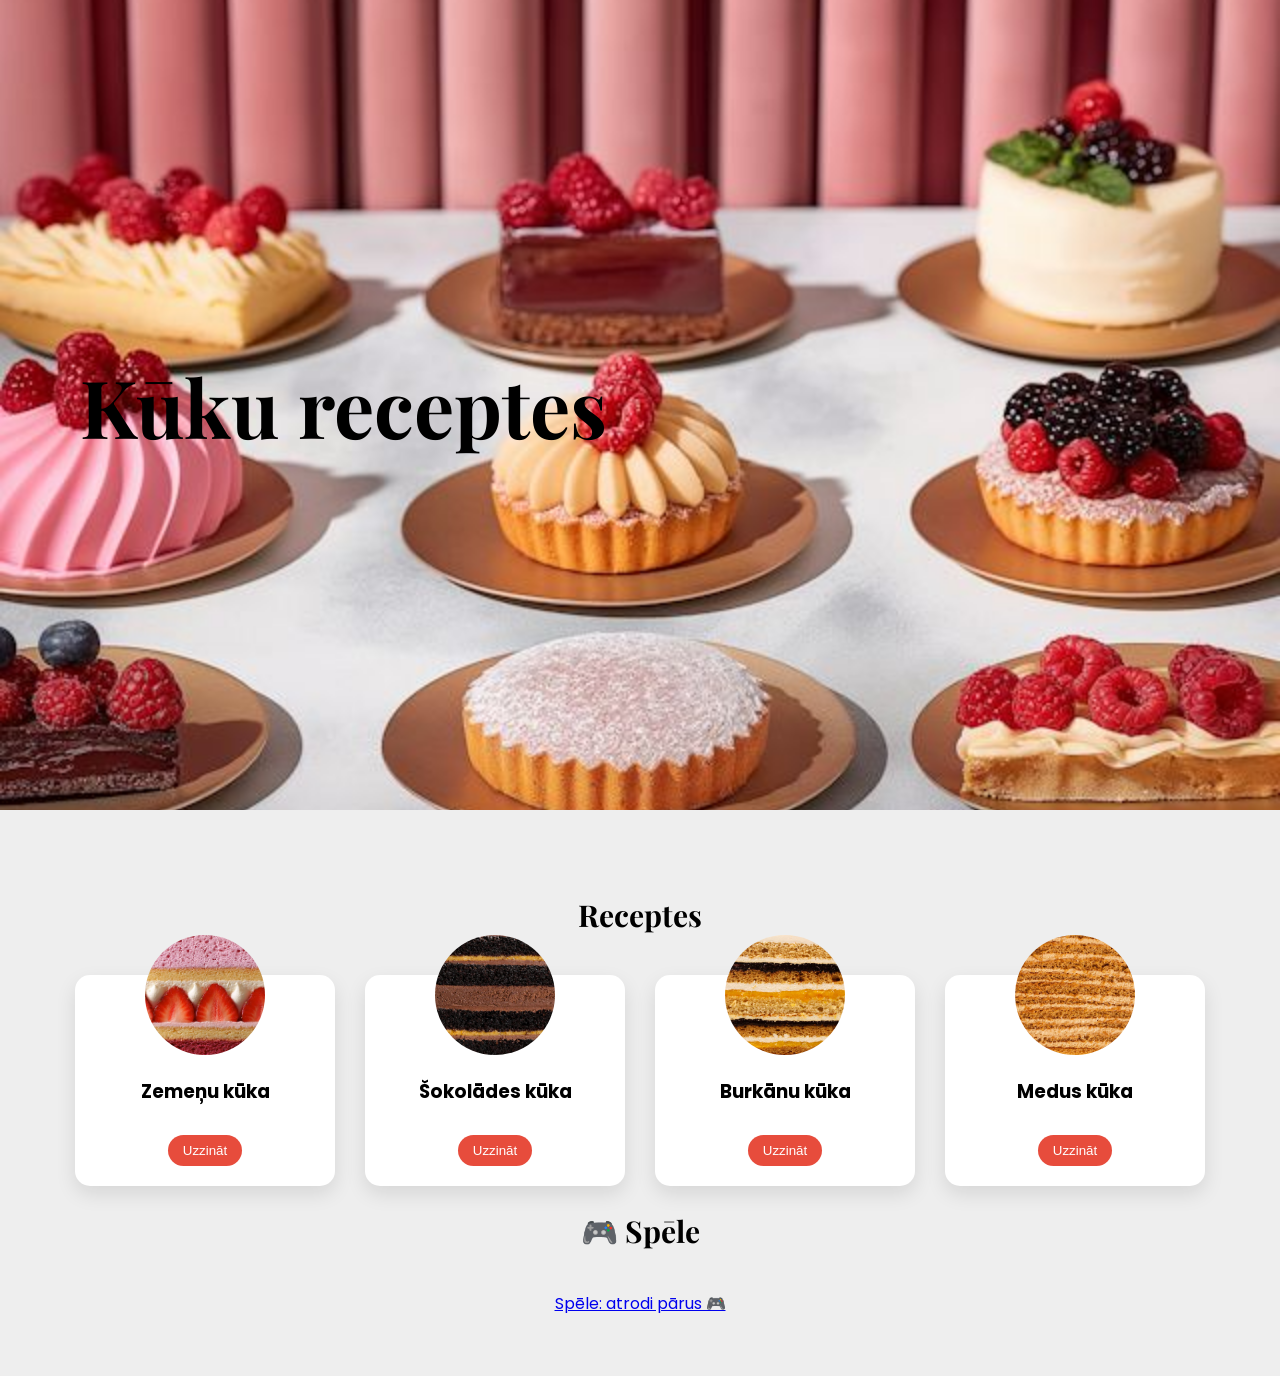
<file: index.html>
<!DOCTYPE html>
<html lang="lv">
<head>
<meta charset="UTF-8">
<title>Kūku pasaule</title>

<link rel="stylesheet" href="style.css">

<link href="https://fonts.googleapis.com/css2?family=Playfair+Display:wght@500&family=Poppins&display=swap" rel="stylesheet">
</head>

<body>

<section class="hero">
    <div class="hero-text">
        <h1>Kūku receptes</h1>
    </div>
</section>

<section class="products">
    <h2>Receptes</h2>

    <div class="product-grid">

        <a href="zemenu.html" class="product-card">
            <img src="zemenu.jpg">
            <h3>Zemeņu kūka</h3>
            <button>Uzzināt</button>
        </a>

        <a href="sokolades.html" class="product-card">
            <img src="sokolades.jpg">
            <h3>Šokolādes kūka</h3>
            <button>Uzzināt</button>
        </a>

        <a href="burkanu.html" class="product-card">
            <img src="burkanu.jpg">
            <h3>Burkānu kūka</h3>
            <button>Uzzināt</button>
        </a>

        <a href="medus.html" class="product-card">
            <img src="medus.jpg">
            <h3>Medus kūka</h3>
            <button>Uzzināt</button>
        </a>

    </div>
      <h2>🎮 Spēle</h2>

    <div class="grid">

        <a href="spele.html" class="card game-card">
            Spēle: atrodi pārus 🎮
        </a>

    </div>
</section>

</body>
</html>
</file>
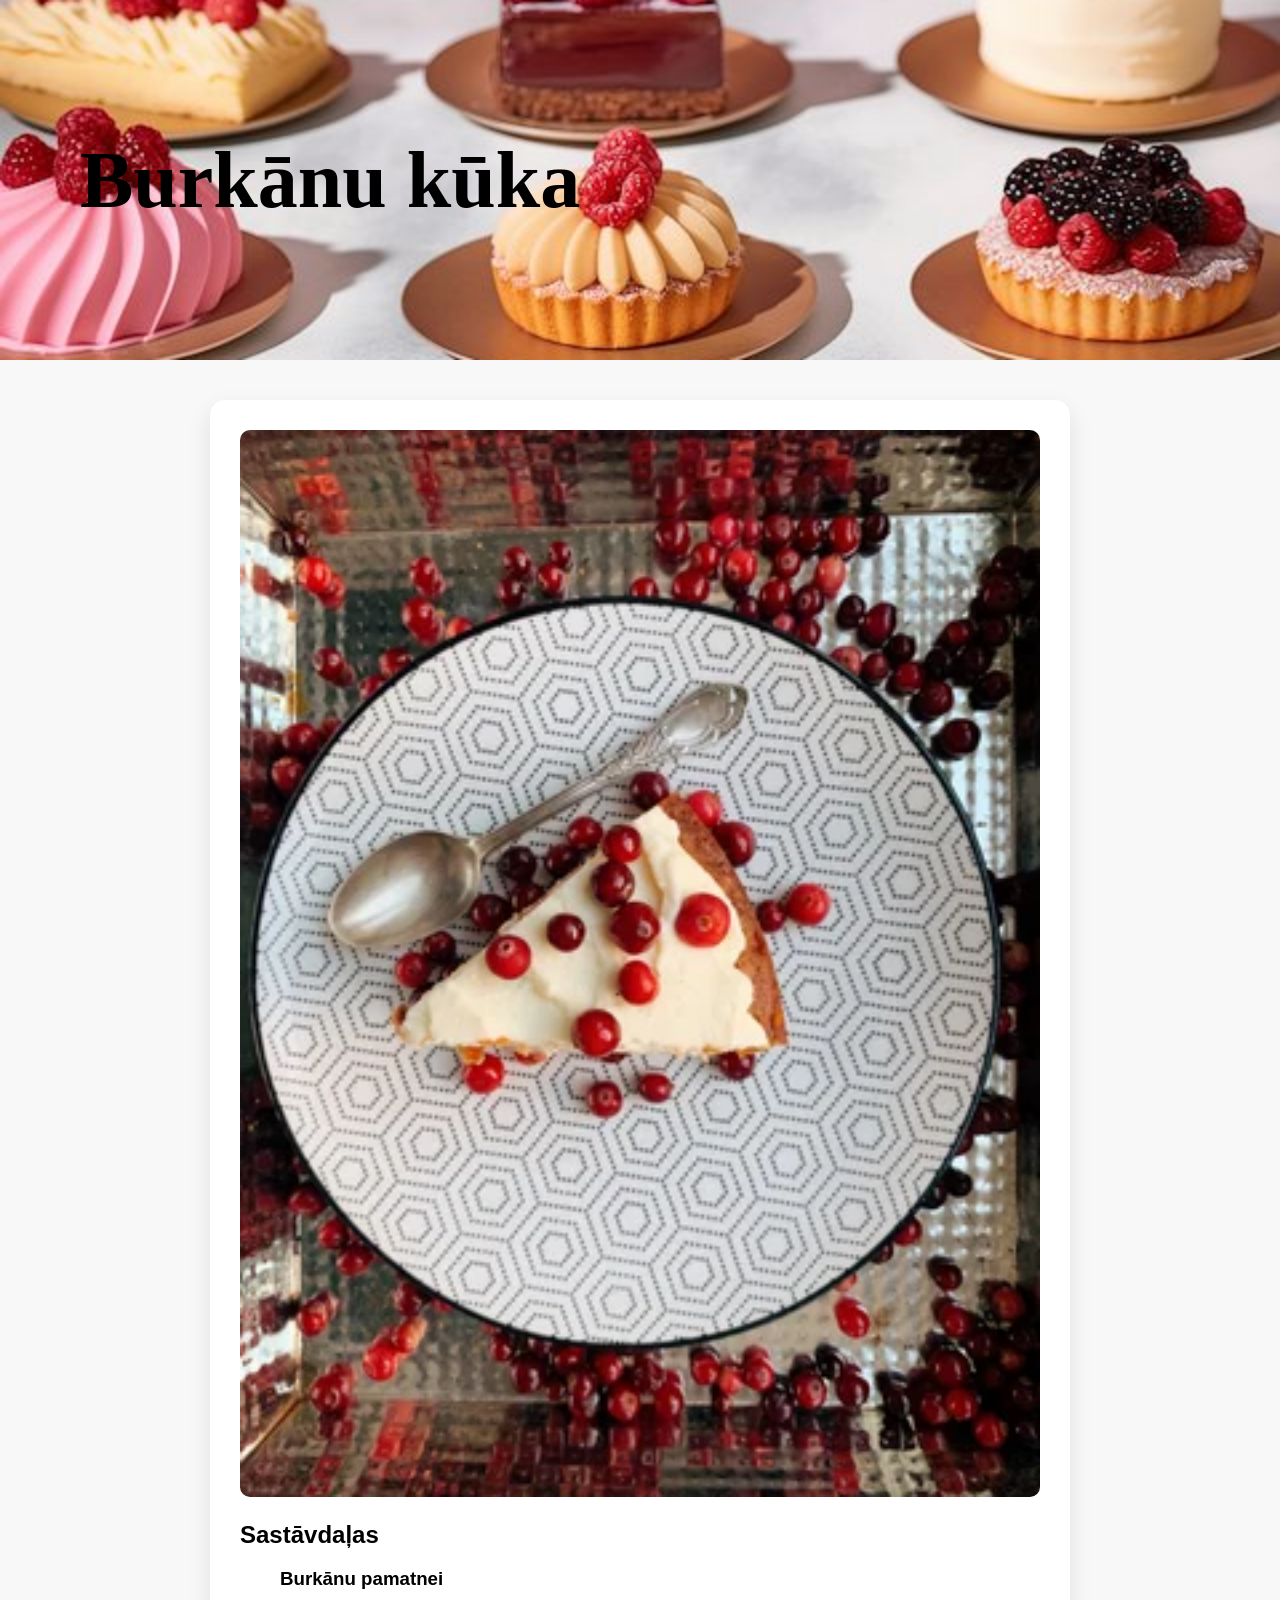
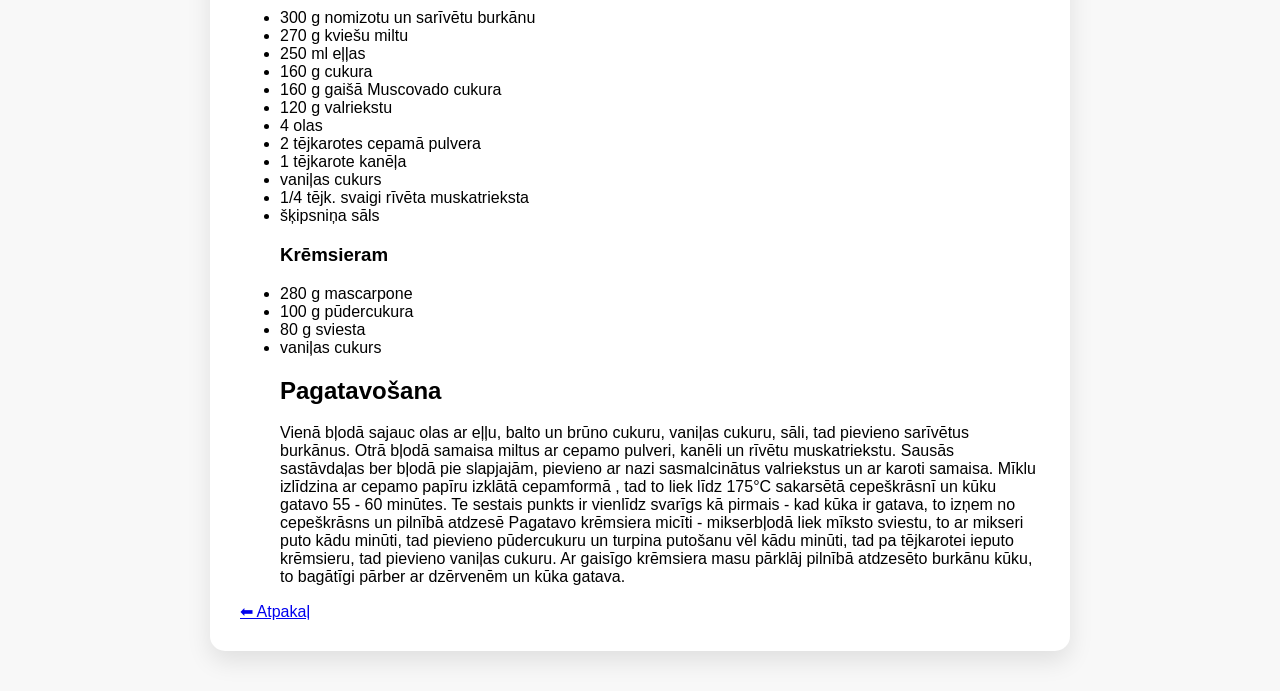
<file: burkanu.html>
<!DOCTYPE html>
<html lang="lv">
<head>
<meta charset="UTF-8">
<title>Burkānu kūka</title>
<link rel="stylesheet" href="style.css">
</head>

<body>

<section class="hero small">
    <div class="hero-text">
        <h1>Burkānu kūka</h1>
    </div>
</section>

<div class="recipe">
    <img src="burkanu2.jpg" width="30%">

    <h2>Sastāvdaļas</h2>
   <ul>
       <h3>Burkānu pamatnei</h3>

<li>300 g nomizotu un sarīvētu burkānu</li>
<li>270 g kviešu miltu</li>
<li>250 ml eļļas</li>
<li>160 g cukura</li>
<li>160 g gaišā Muscovado cukura</li>
<li>120 g valriekstu</li>
<li>4 olas</li>
<li>2 tējkarotes cepamā pulvera</li>
<li>1 tējkarote kanēļa</li>
<li>vaniļas cukurs</li>
<li>1/4 tējk. svaigi rīvēta muskatrieksta</li>
<li>šķipsniņa sāls</li>


<h3>Krēmsieram</h3>

<li>280 g mascarpone</li>
<li>100 g pūdercukura</li>
<li>80 g sviesta</li>
<li>vaniļas cukurs</li>

    <h2>Pagatavošana</h2>
    <p>Vienā bļodā sajauc olas ar eļļu, balto un brūno cukuru, vaniļas cukuru, sāli, tad pievieno sarīvētus burkānus. 
    Otrā bļodā samaisa miltus ar cepamo pulveri, kanēli un rīvētu muskatriekstu.
Sausās sastāvdaļas ber bļodā pie slapjajām, pievieno ar nazi sasmalcinātus valriekstus un ar karoti samaisa.
Mīklu izlīdzina ar cepamo papīru izklātā cepamformā , tad to liek līdz 175°C sakarsētā cepeškrāsnī un kūku gatavo 55 - 60 minūtes.
Te sestais punkts ir vienlīdz svarīgs kā pirmais - kad kūka ir gatava, to izņem no cepeškrāsns un pilnībā atdzesē 
Pagatavo krēmsiera micīti - mikserbļodā liek mīksto sviestu, to ar mikseri puto kādu minūti, tad pievieno pūdercukuru
 un turpina putošanu vēl kādu minūti, tad pa tējkarotei ieputo krēmsieru, tad pievieno vaniļas cukuru.
Ar gaisīgo krēmsiera masu pārklāj pilnībā atdzesēto burkānu kūku, to bagātīgi pārber ar dzērvenēm un kūka gatava.

</p>
   </ul>
    <a href="index.html">⬅ Atpakaļ</a>
</div>

</body>
</html>
</file>
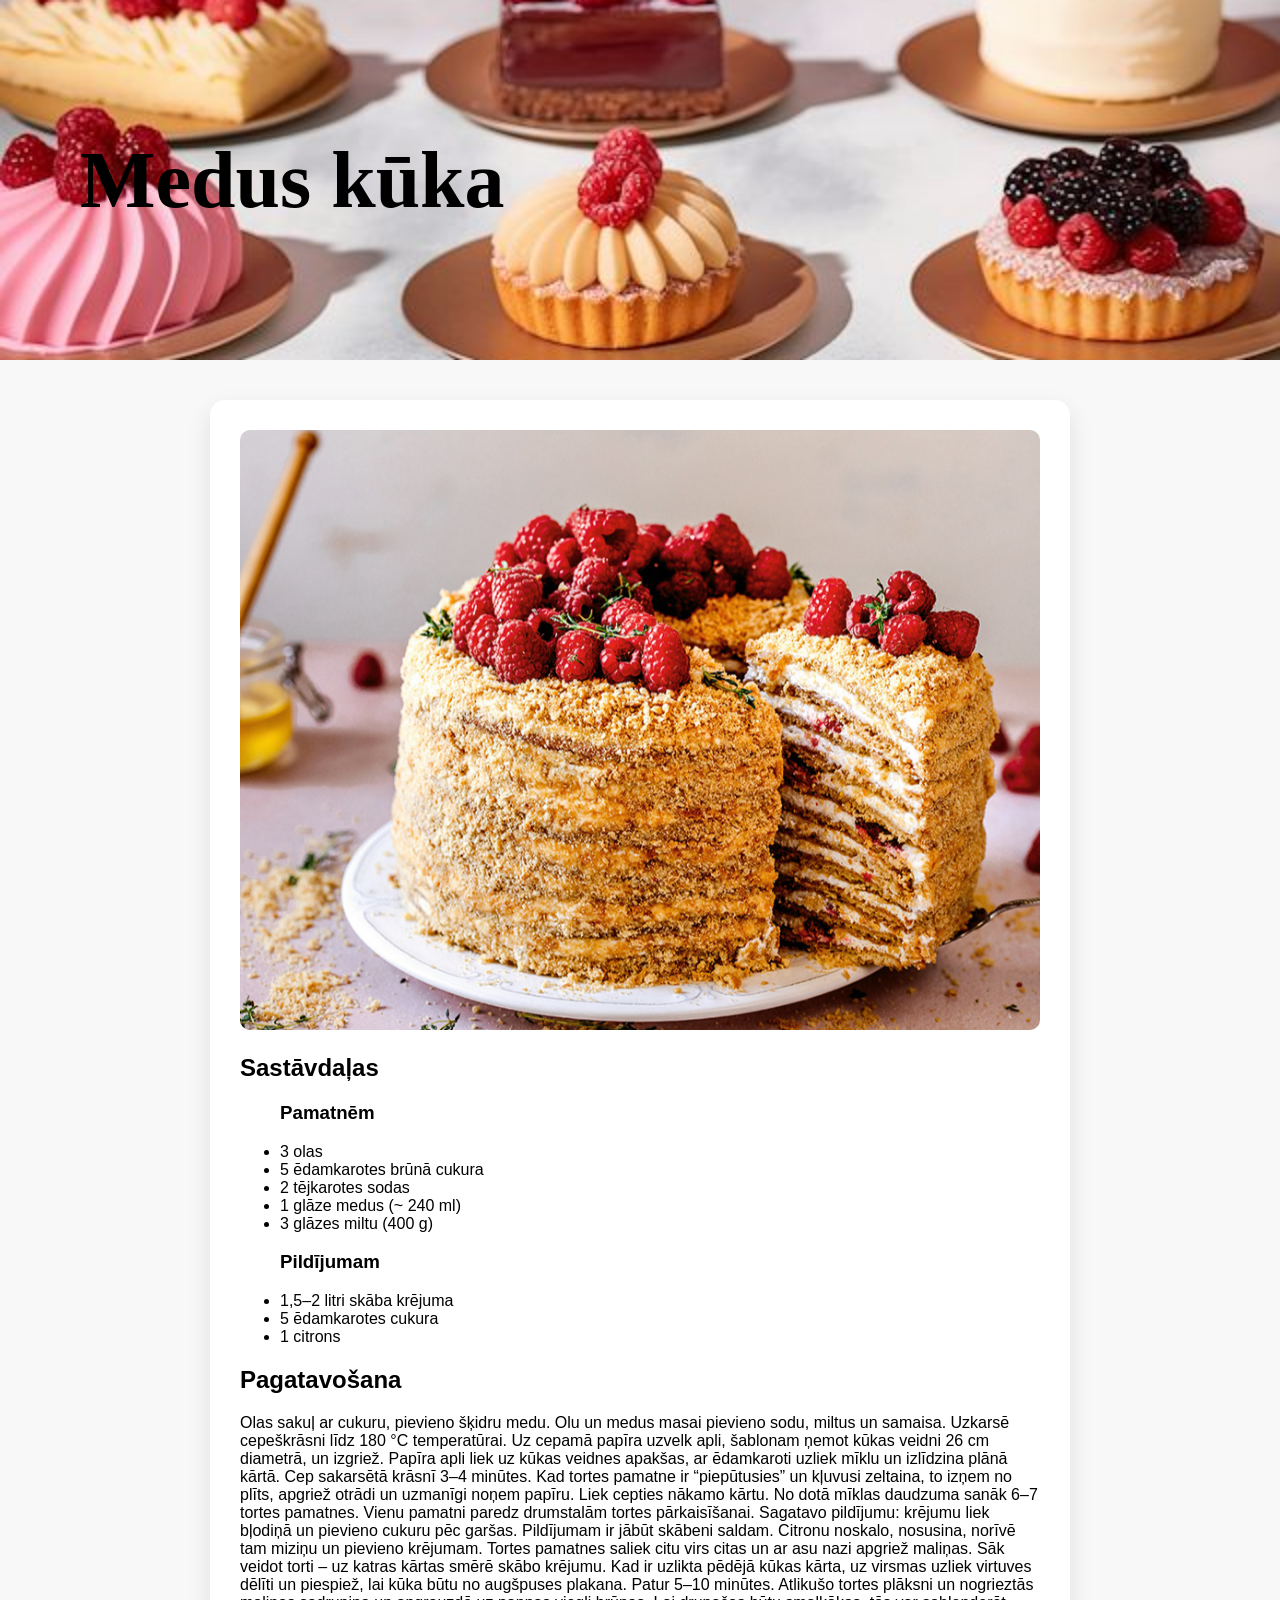
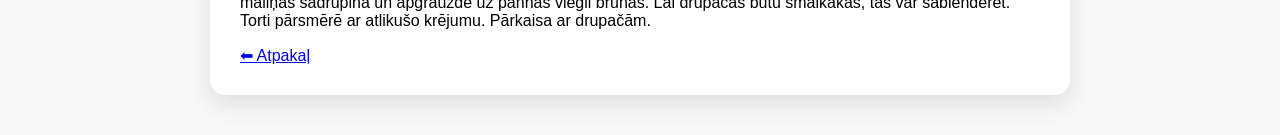
<file: medus.html>
<!DOCTYPE html>
<html lang="lv">
<head>
<meta charset="UTF-8">
<title>Medus kūka</title>
<link rel="stylesheet" href="style.css">
</head>

<body>

<section class="hero small">
    <div class="hero-text">
        <h1>Medus kūka</h1>
    </div>
</section>

<div class="recipe">
    <img src="medus22.jpg">

    <h2>Sastāvdaļas</h2>
    <ul>
        
    <h3>Pamatnēm</h3>
      <li>3 olas</li>
<li>5 ēdamkarotes brūnā cukura</li>
<li>2 tējkarotes sodas</li>
<li>1 glāze medus (~ 240 ml)</li>
<li>3 glāzes miltu (400 g)</li>
        
<h3>Pildījumam</h3>

<li>1,5–2 litri skāba krējuma</li>
<li>5 ēdamkarotes cukura</li>
<li>1 citrons</li>
    </ul>

    <h2>Pagatavošana</h2>
    
    <p>Olas sakuļ ar cukuru, pievieno šķidru medu. 
Olu un medus masai pievieno sodu, miltus un samaisa.
Uzkarsē cepeškrāsni līdz 180 °C temperatūrai. Uz cepamā papīra uzvelk apli,
šablonam ņemot kūkas veidni 26 cm diametrā, un izgriež.
Papīra apli liek uz kūkas veidnes apakšas, ar ēdamkaroti uzliek mīklu un 
izlīdzina plānā kārtā. Cep sakarsētā krāsnī 3–4 minūtes.
Kad tortes pamatne ir “piepūtusies” un kļuvusi zeltaina, to izņem no plīts,
apgriež otrādi un uzmanīgi noņem papīru.
Liek cepties nākamo kārtu. No dotā mīklas daudzuma sanāk 6–7 tortes pamatnes.
Vienu pamatni paredz drumstalām tortes pārkaisīšanai.
Sagatavo pildījumu: krējumu liek bļodiņā un pievieno cukuru pēc garšas. Pildījumam
ir jābūt skābeni saldam.
Citronu noskalo, nosusina, norīvē tam miziņu un pievieno krējumam.
Tortes pamatnes saliek citu virs citas un ar asu nazi apgriež maliņas.
Sāk veidot torti – uz katras kārtas smērē skābo krējumu.
Kad ir uzlikta pēdējā kūkas kārta, uz virsmas uzliek virtuves dēlīti un piespiež,
lai kūka būtu no augšpuses plakana. Patur 5–10 minūtes.
Atlikušo tortes plāksni un nogrieztās maliņas sadrupina un apgrauzdē uz pannas viegli
brūnas. Lai drupačas būtu smalkākas, tās var sablenderēt.
Torti pārsmērē ar atlikušo krējumu.
Pārkaisa ar drupačām.</p>

    <a href="index.html">⬅ Atpakaļ</a>
</div>

</body>
</html>
</file>
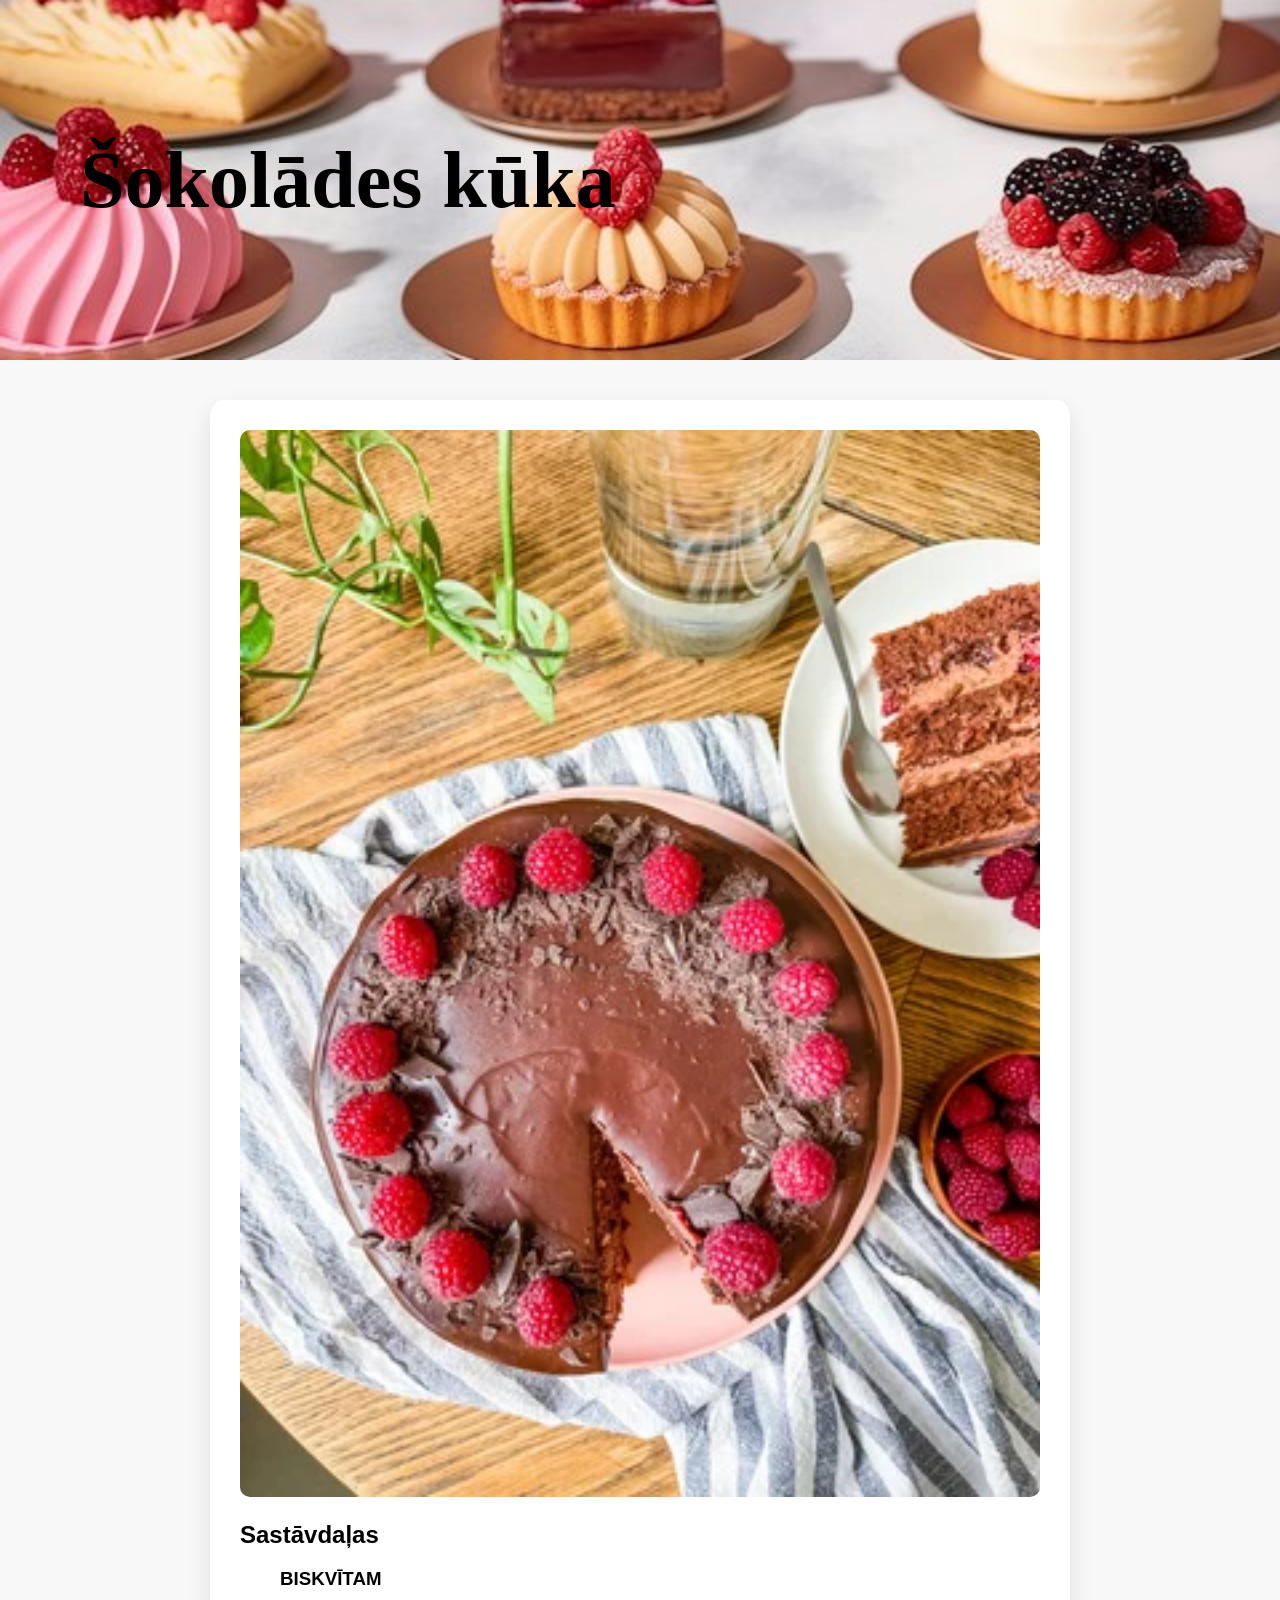
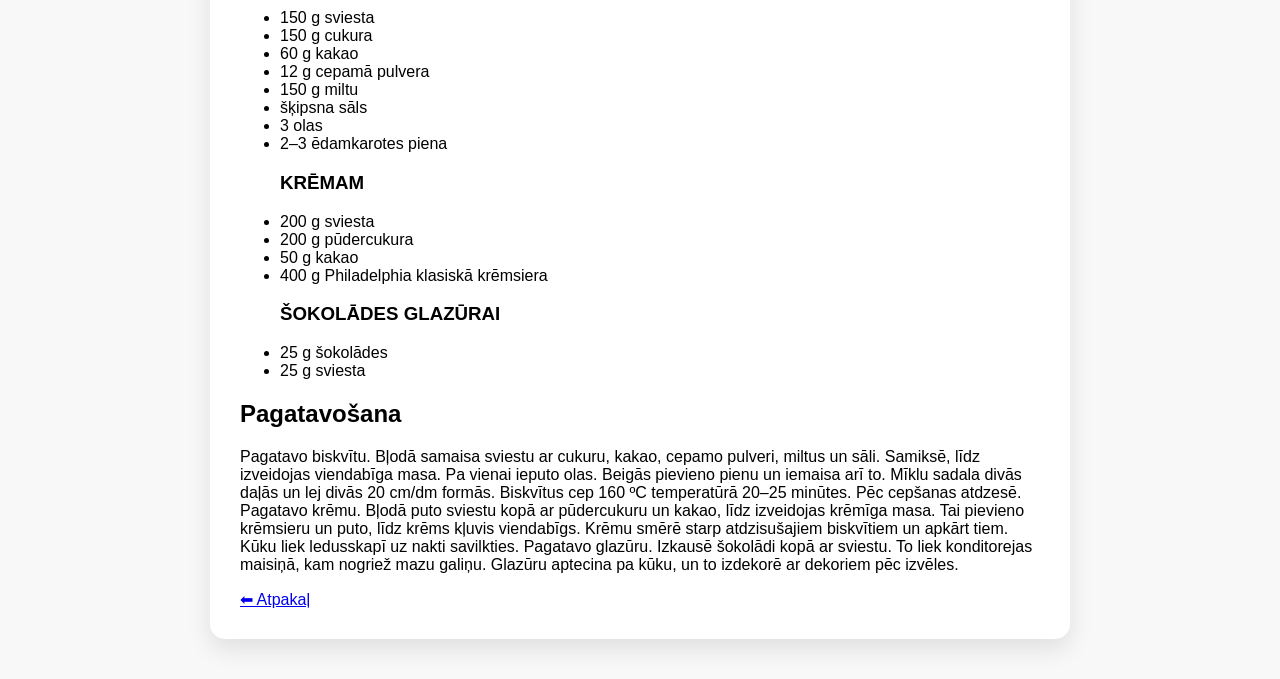
<file: sokolades.html>
<!DOCTYPE html>
<html lang="lv">
<head>
<meta charset="UTF-8">
<title>Šokolādes kūka</title>
<link rel="stylesheet" href="style.css">
</head>

<body>

<section class="hero small">
    <div class="hero-text">
        <h1>Šokolādes kūka</h1>
    </div>
</section>

<div class="recipe">
    <img src="sokolades2.jpg">

    <h2>Sastāvdaļas</h2>
    <ul>
        <h3>BISKVĪTAM</h3>

<li>150 g sviesta</li>
<li>150 g cukura</li>
<li>60 g kakao</li>
<li>12 g cepamā pulvera</li>
<li>150 g miltu</li>
<li>šķipsna sāls</li>
<li>3 olas</li>
<li>2–3 ēdamkarotes piena</li>
        
<h3>KRĒMAM</h3>

<li>200 g sviesta</li>
<li>200 g pūdercukura</li>
<li>50 g kakao</li>
<li>400 g Philadelphia klasiskā krēmsiera</li>
        
<h3>ŠOKOLĀDES GLAZŪRAI</h3>

<li>25 g šokolādes</li>
<li>25 g sviesta</li>
    </ul>

    <h2>Pagatavošana</h2>
    <p>Pagatavo biskvītu. Bļodā samaisa sviestu ar cukuru, kakao, cepamo pulveri, miltus un sāli. Samiksē,
        līdz izveidojas viendabīga masa. Pa vienai ieputo olas. Beigās pievieno pienu un iemaisa arī to.
Mīklu sadala divās daļās un lej divās 20 cm/dm formās.
Biskvītus cep 160 ºC temperatūrā 20–25 minūtes. Pēc cepšanas atdzesē.
Pagatavo krēmu. Bļodā puto sviestu kopā ar pūdercukuru un kakao, līdz izveidojas krēmīga masa. Tai pievieno
        krēmsieru un puto, līdz krēms kļuvis viendabīgs. Krēmu smērē starp atdzisušajiem biskvītiem un apkārt
        tiem. Kūku liek ledusskapī uz nakti savilkties.
Pagatavo glazūru. Izkausē šokolādi kopā ar sviestu. To liek konditorejas maisiņā, kam nogriež mazu galiņu.
        Glazūru aptecina pa kūku, un to izdekorē ar dekoriem pēc izvēles.</p>

    <a href="index.html">⬅ Atpakaļ</a>
</div>

</body>
</html>
</file>
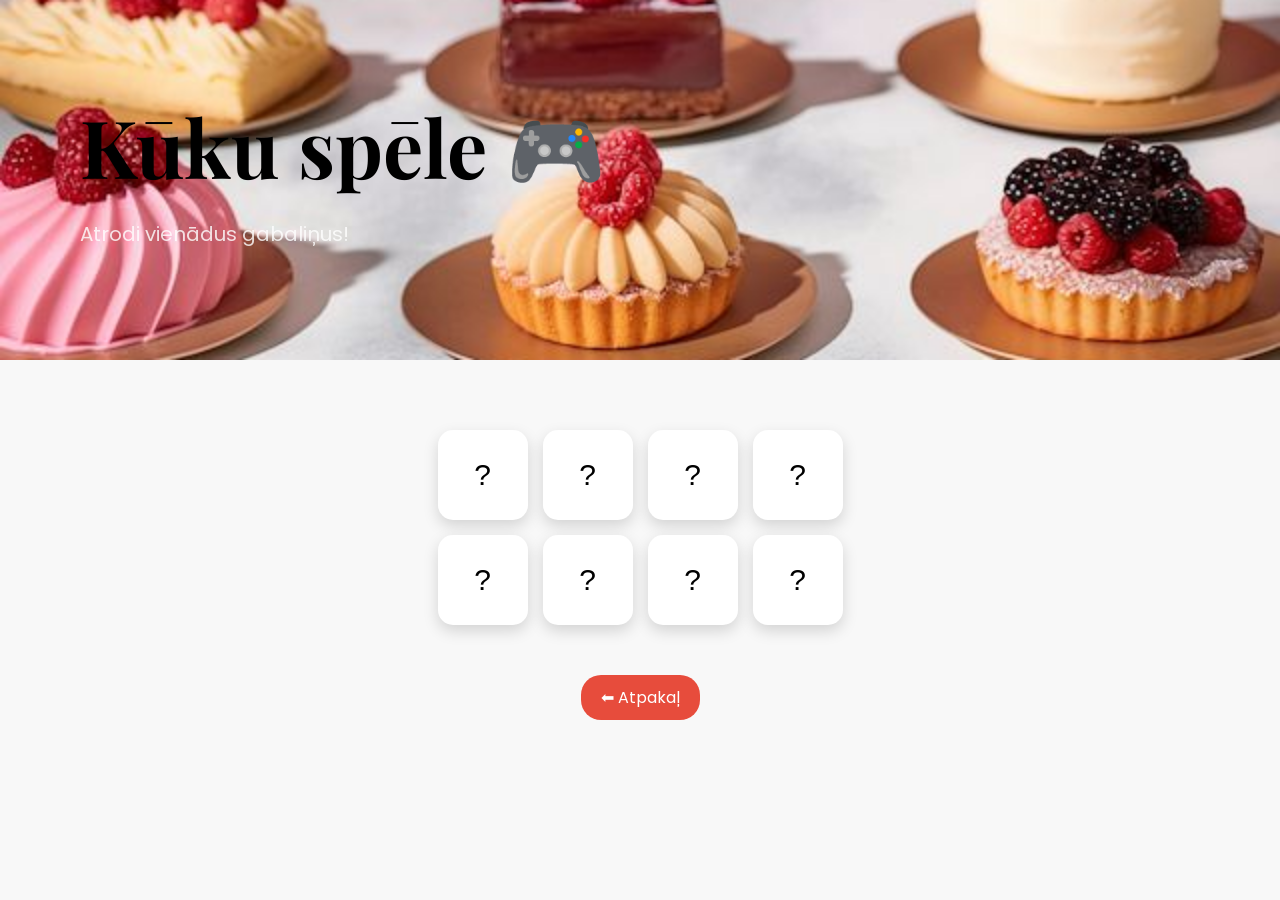
<file: spele.html>
<!DOCTYPE html>
<html lang="lv">
<head>
<meta charset="UTF-8">
<title>Kūku spēle</title>
<link rel="stylesheet" href="style.css">

<link href="https://fonts.googleapis.com/css2?family=Playfair+Display&family=Poppins&display=swap" rel="stylesheet">
</head>

<body>

<section class="hero small">
    <div class="hero-text">
        <h1>Kūku spēle 🎮</h1>
        <p>Atrodi vienādus gabaliņus!</p>
    </div>
</section>

<div class="game-container">

    <div id="game" class="game"></div>

    <p id="status"></p>

    <a href="index.html" class="back-btn">⬅ Atpakaļ</a>

</div>

<script src="script.js"></script>

</body>
</html>
</file>
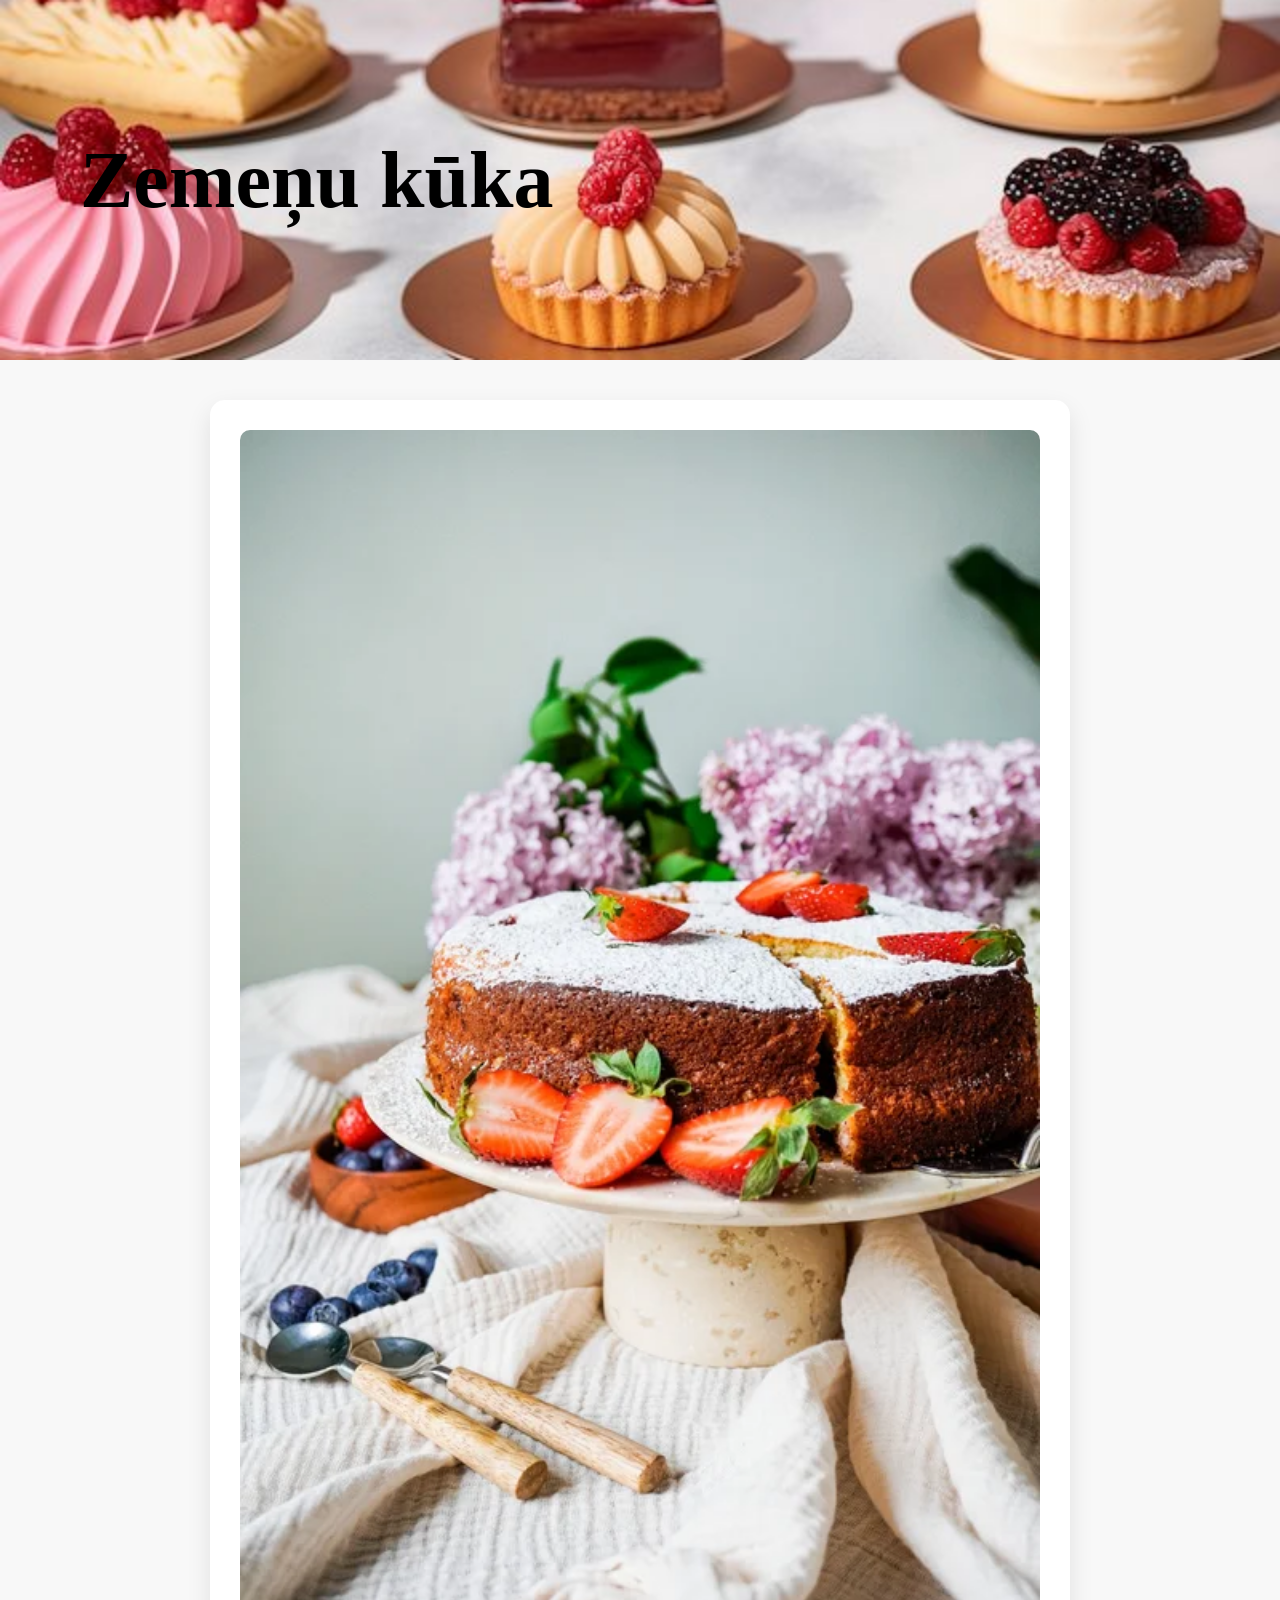
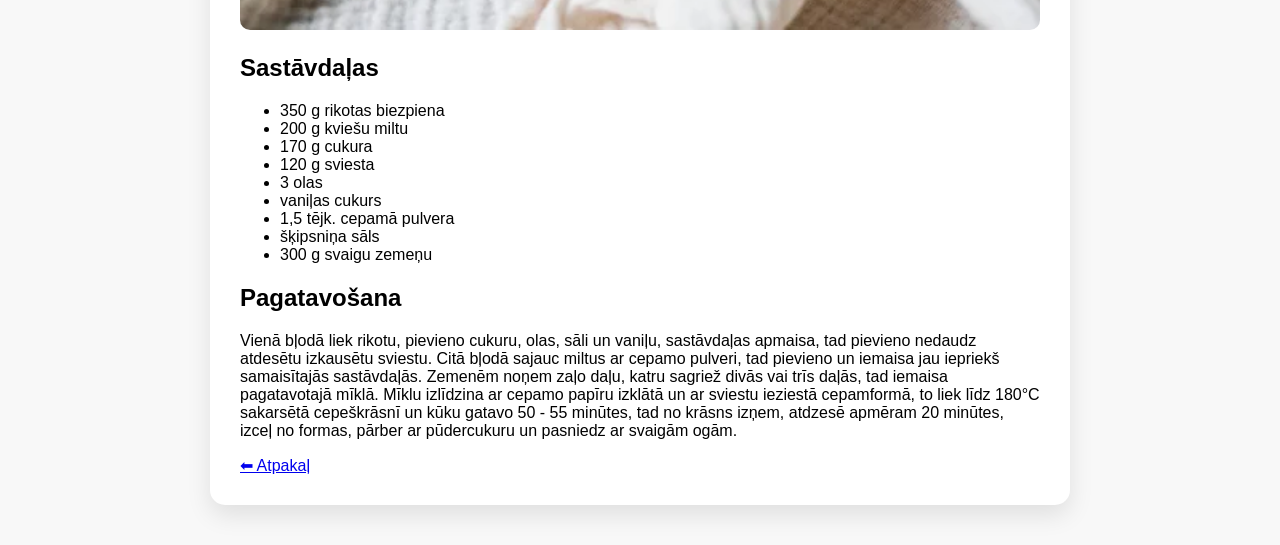
<file: zemenu.html>
<!DOCTYPE html>
<html lang="lv">
<head>
<meta charset="UTF-8">
<title>Zemeņu kūka</title>
<link rel="stylesheet" href="style.css">
</head>

<body>

<section class="hero small">
    <div class="hero-text">
        <h1>Zemeņu kūka</h1>
    </div>
</section>

<div class="recipe">
    <img src="zemenu2.jpg">

    <h2>Sastāvdaļas</h2>
    <ul>
    <li>350 g rikotas biezpiena</li>
<li>200 g kviešu miltu</li>
<li>170 g cukura</li>
<li>120 g sviesta</li>
<li>3 olas</li>
<li>vaniļas cukurs</li>
<li>1,5 tējk. cepamā pulvera</li>
<li>šķipsniņa sāls</li>
<li>300 g svaigu zemeņu</li>
       
    </ul>

    <h2>Pagatavošana</h2>
    <p>Vienā bļodā liek rikotu, pievieno cukuru, olas, sāli un vaniļu, sastāvdaļas apmaisa,
        tad pievieno nedaudz atdesētu izkausētu sviestu.
Citā bļodā sajauc miltus ar cepamo pulveri, tad pievieno un iemaisa jau iepriekš samaisītajās sastāvdaļās.
Zemenēm noņem zaļo daļu, katru sagriež divās vai trīs daļās, tad iemaisa pagatavotajā mīklā.
Mīklu izlīdzina ar cepamo papīru izklātā un ar sviestu ieziestā cepamformā, to liek līdz 180°C sakarsētā
 cepeškrāsnī un kūku gatavo 50 - 55 minūtes, tad no krāsns izņem, atdzesē apmēram 20 minūtes, izceļ
 no formas, pārber ar pūdercukuru un pasniedz ar svaigām ogām.</p>

    <a href="index.html">⬅ Atpakaļ</a>
</div>

</body>
</html>
</file>
<file: style.css>
body {
    margin: 0;
    font-family: 'Poppins', sans-serif;
    background: #f8f8f8;
}

/* HERO */
.hero {
    height: 90vh;
    background: url("fons.jpg") no-repeat center/cover;
    display: flex;
    align-items: center;
    padding-left: 80px;
    color: white;
}

.hero-text p {
    font-size: 20px;
    opacity: 0.8;
}

.hero-text h1 {
    font-family: 'Playfair Display', serif;
    font-size: 80px;
    margin: 0;

  color: #000000;
}
/* PRODUKTI */
.products {
    padding: 60px;
    text-align: center;
    background: #eee;
}

.products h2 {
    font-family: 'Playfair Display', serif;
    font-size: 30px;
    margin-bottom: 40px;
}

.product-grid {
    display: flex;
    justify-content: center;
    gap: 30px;
    flex-wrap: wrap;
}

/* KARTIŅAS */
.product-card {
    background: white;
    width: 220px;
    padding: 20px;
    border-radius: 15px;
    text-decoration: none;
    color: black;
    box-shadow: 0 8px 20px rgba(0,0,0,0.1);
    transition: 0.3s;
}

.product-card img {
    width: 120px;
    height: 120px;
    border-radius: 50%;
    object-fit: cover;
    margin-top: -60px;
    background: white;
}

.product-card h3 {
    margin-top: 15px;
}

.product-card button {
    margin-top: 10px;
    padding: 8px 15px;
    border: none;
    background: #e74c3c;
    color: white;
    border-radius: 20px;
    cursor: pointer;
}

.product-card:hover {
    transform: translateY(-10px);
}
.hero.small {
    height: 40vh;
}

.recipe {
    max-width: 800px;
    margin: 40px auto;
    background: white;
    padding: 30px;
    border-radius: 15px;
    box-shadow: 0 10px 25px rgba(0,0,0,0.1);
}

.recipe img {
    width: 100%;
    border-radius: 10px;
}

/* SPĒLES KONTEINERS */
.game-container {
    text-align: center;
    padding: 40px;
}

/* SPĒLES LAUKS */
.game {
    display: grid;
    grid-template-columns: repeat(4, 90px);
    gap: 15px;
    justify-content: center;
    margin: 30px 0;
}

/* KARTĪTES */
.card-btn {
    width: 90px;
    height: 90px;
    font-size: 30px;
    border-radius: 15px;
    border: none;
    cursor: pointer;
    background: white;
    box-shadow: 0 6px 15px rgba(0,0,0,0.15);
    transition: 0.3s;
}

.card-btn:hover {
    transform: scale(1.1);
}

/* STATUS */
#status {
    font-size: 20px;
    color: #e74c3c;
}

/* POGA */
.back-btn {
    display: inline-block;
    padding: 10px 20px;
    background: #e74c3c;
    color: white;
    border-radius: 20px;
    text-decoration: none;
    margin-top: 20px;
}
</file>
